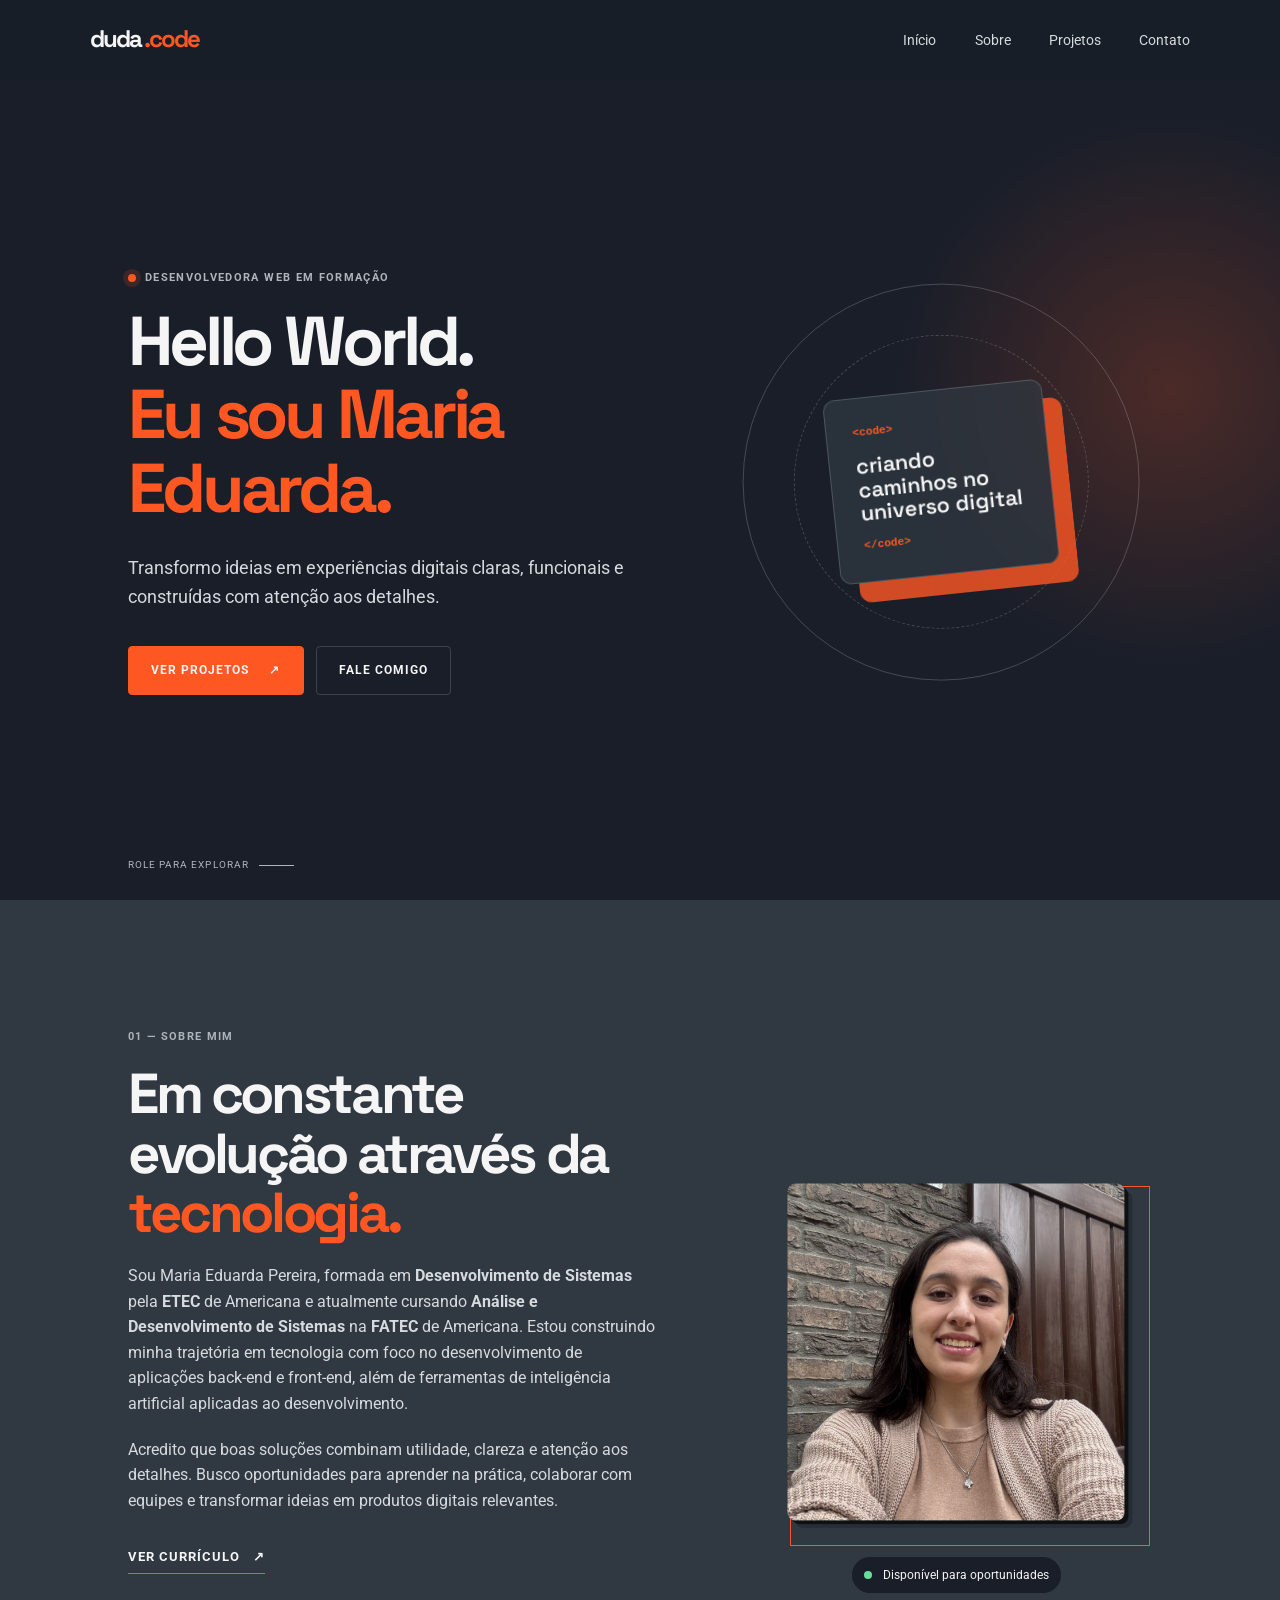
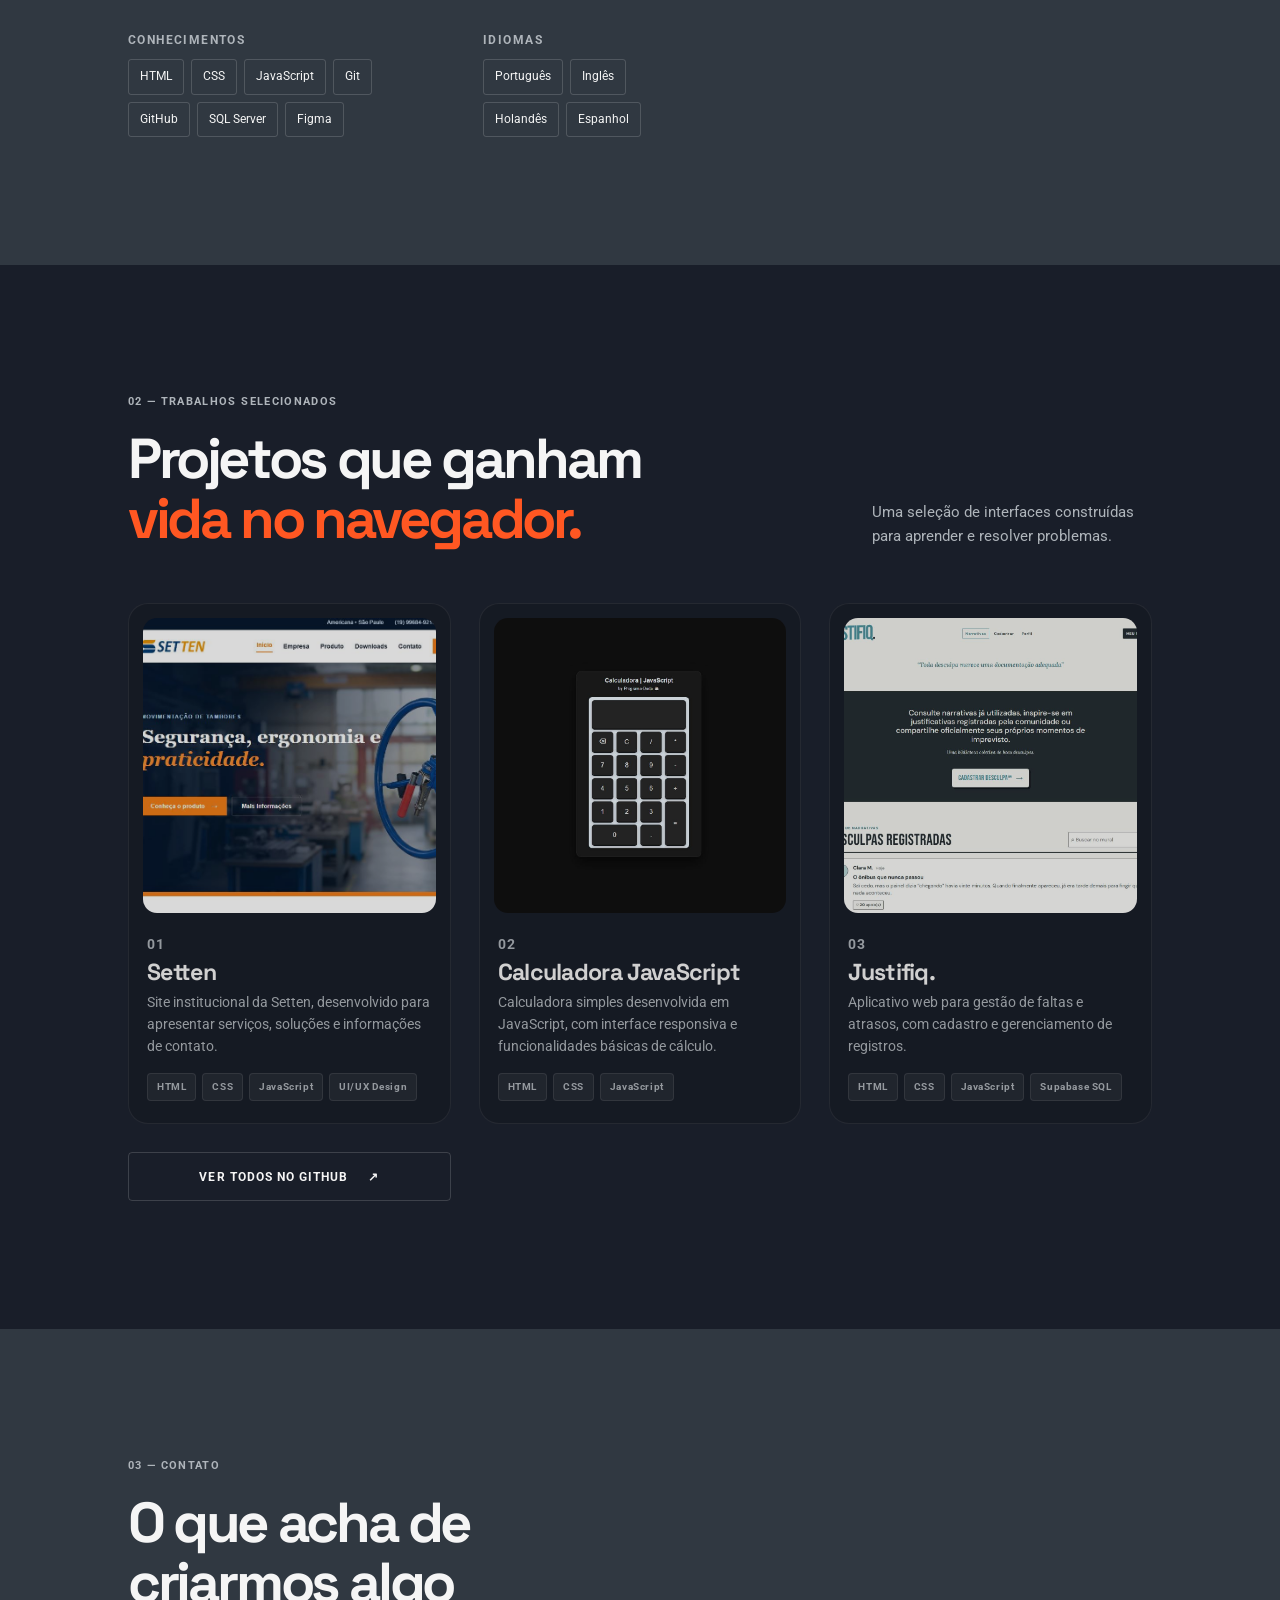
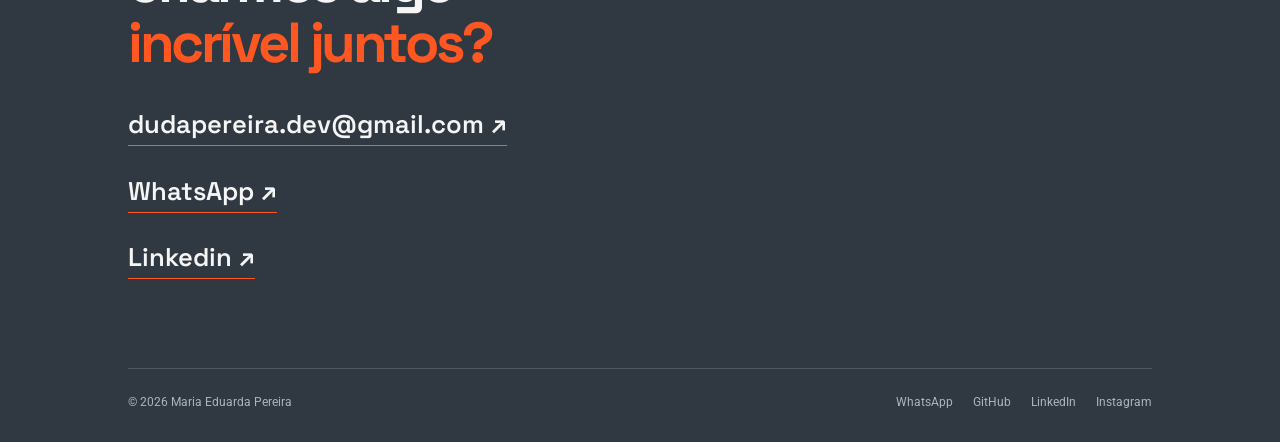
<file: index.html>
<!DOCTYPE html>
<html lang="pt-BR">

<head>
    <meta charset="UTF-8">
    <meta name="viewport" content="width=device-width, initial-scale=1.0">
    <meta name="description" content="Portfólio de Maria Eduarda Pereira, desenvolvedora web em formação.">

    <!-- Fontes utilizadas no site -->
    <link rel="preconnect" href="https://fonts.googleapis.com">
    <link rel="preconnect" href="https://fonts.gstatic.com" crossorigin>
    <link href="https://fonts.googleapis.com/css2?family=Roboto:wght@400;500;700;900&family=Space+Grotesk:wght@500;600;700&display=swap" rel="stylesheet">

    <link rel="stylesheet" href="style.css">
    <title>Maria Eduarda | Portfólio</title>
</head>

<body>

    <!------------------------------------------->
    <!-- INÍCIO HEADER -->
    <!------------------------------------------->

    <header class="nav" id="topo">
        <a class="brand" target="_blank" rel="noopener noreferrer" href="https://www.instagram.com/duda.code/">duda <span>.code</span></a>

        <!-- Botão exibido apenas em telas menores -->
        <button class="menu-toggle" type="button" aria-expanded="false" aria-controls="nav-list" aria-label="Abrir menu">
            <span></span>
            <span></span>
            <span></span>
        </button>

        <nav aria-label="Navegação principal">
            <ul class="nav-list" id="nav-list">
                <li><a href="#home">Início</a></li>
                <li><a href="#sobre">Sobre</a></li>
                <li><a href="#projetos">Projetos</a></li>
                <li><a href="#contato">Contato</a></li>
            </ul>
        </nav>
    </header>

    <main>

        <!------------------------------------------->
        <!-- INÍCIO HOME -->
        <!------------------------------------------->

        <section id="home" class="main" aria-labelledby="titulo-inicial">
            <div class="hero-content reveal">
                <p class="eyebrow"><span></span> Desenvolvedora web em formação</p>

                <h1 id="titulo-inicial">
                    Hello World.<br>
                    <strong>Eu sou Maria Eduarda.</strong>
                </h1>

                <p class="hero-text">
                    Transformo ideias em experiências digitais claras, funcionais e construídas com atenção aos detalhes.
                </p>

                <div class="hero-actions">
                    <a class="button button-primary" href="#projetos">
                        Ver projetos <span aria-hidden="true">↗</span>
                    </a>

                    <a class="button button-secondary" target="_blank" rel="noopener noreferrer" href="https://wa.me/5519991881910">
                        Fale comigo
                    </a>
                </div>
            </div>

            <!------------------------------------------->
            <!-- Elemento decorativo do início -->
            <div class="hero-art" aria-hidden="true">
                <div class="orbit orbit-one"></div>
                <div class="orbit orbit-two"></div>

                <div class="code-card">
                    <span>&lt;code&gt;</span>
                    <strong>criando caminhos no<br>universo digital</strong>
                    <span>&lt;/code&gt;</span>
                </div>
            </div>

            <a class="scroll-hint" href="#sobre">
                role para explorar <span></span>
            </a>
        </section>

        <!------------------------------------------->
        <!-- INÍCIO SOBRE -->
        <!------------------------------------------->

        <section id="sobre" class="sobre section" aria-labelledby="titulo-sobre">
            <div class="about-copy reveal">
                <p class="section-label">01 — sobre mim</p>

                <h2 id="titulo-sobre">Em constante evolução através da<br><em>tecnologia.</em></h2>

                <p>
                    Sou Maria Eduarda Pereira, formada em <b>Desenvolvimento de Sistemas</b> pela <b>ETEC</b> de Americana e 
                    atualmente cursando <b>Análise e Desenvolvimento de Sistemas</b> na <b>FATEC</b> de Americana. Estou construindo
                    minha trajetória em tecnologia com foco no desenvolvimento de aplicações back-end e front-end, 
                    além de ferramentas de inteligência artificial aplicadas ao desenvolvimento.
                </p>

                <p>
                    Acredito que boas soluções combinam utilidade, clareza e atenção aos detalhes. 
                    Busco oportunidades para aprender na prática, colaborar com equipes e transformar ideias em 
                    produtos digitais relevantes.
                </p>

                <a class="text-link" target="_blank" rel="noopener noreferrer" href="https://docs.google.com/document/d/1NYRxw0soqIEBPhY3I_xQXbbyJ_Z7n7zQ/edit?usp=sharing&ouid=110325381796916016101&rtpof=true&sd=true">
                    Ver currículo <span aria-hidden="true">↗</span>
                </a>
            </div>

            <div class="about-side reveal">
                <div class="photo-frame">
                    <img src="imagens/foto perfil.png" alt="Maria Eduarda sorrindo">
                </div>

                <p class="availability"><span></span> Disponível para oportunidades</p>
            </div>

        

        <!------------------------------------------->
        <!-- ÁREA DE SKILLS / HABILIDADES -->
        <!------------------------------------------->

        <div class="skills-area reveal">

            <!-- CONHECIMENTOS -->
            <div>
                <h3>Conhecimentos</h3>

                <ul class="skills-list">

                    <li class="skill" data-level="Avançado" data-percent="85">
                        <span>HTML</span>

                        <div class="skill-tooltip">
                            <strong>HTML</strong>
                            <span>Avançado</span>

                            <div class="skill-bar">
                                <div class="skill-progress"></div>
                            </div>
                        </div>
                    </li>

                    <li class="skill" data-level="Intermediário" data-percent="75">
                        <span>CSS</span>

                        <div class="skill-tooltip">
                            <strong>CSS</strong>
                            <span>Intermediário</span>

                            <div class="skill-bar">
                                <div class="skill-progress"></div>
                            </div>
                        </div>
                    </li>

                    <li class="skill" data-level="Intermediário" data-percent="60">
                        <span>JavaScript</span>

                        <div class="skill-tooltip">
                            <strong>JavaScript</strong>
                            <span>Intermediário</span>

                            <div class="skill-bar">
                                <div class="skill-progress"></div>
                            </div>
                        </div>
                    </li>

                    <li class="skill" data-level="Intermediário" data-percent="50">
                        <span>Git</span>

                        <div class="skill-tooltip">
                            <strong>Git</strong>
                            <span>Intermediário</span>

                            <div class="skill-bar">
                                <div class="skill-progress"></div>
                            </div>
                        </div>
                    </li>

                    <li class="skill" data-level="Intermediário" data-percent="65">
                        <span>GitHub</span>

                        <div class="skill-tooltip">
                            <strong>GitHub</strong>
                            <span>Intermediário</span>

                            <div class="skill-bar">
                                <div class="skill-progress"></div>
                            </div>
                        </div>
                    </li>

                    <li class="skill" data-level="Intermediário" data-percent="35">
                        <span>SQL Server</span>

                        <div class="skill-tooltip">
                            <strong>SQL Server</strong>
                            <span>Básico</span>

                            <div class="skill-bar">
                                <div class="skill-progress"></div>
                            </div>
                        </div>
                    </li>

                    <li class="skill" data-level="Intermediário" data-percent="65">
                        <span>Figma</span>

                        <div class="skill-tooltip">
                            <strong>Figma</strong>
                            <span>Intermediário</span>

                            <div class="skill-bar">
                                <div class="skill-progress"></div>
                            </div>
                        </div>
                    </li>

                </ul>
            </div>

            <!------------------------------------------->
            <!-- IDIOMAS -->
            <!------------------------------------------->

            <div>
                <h3>Idiomas</h3>

                <ul class="skills-list">

                    <li class="skill" data-level="Nativo" data-percent="100">
                        <span>Português</span>

                        <div class="skill-tooltip">
                            <strong>Português</strong>
                            <span>Nativo</span>

                            <div class="skill-bar">
                                <div class="skill-progress"></div>
                            </div>
                        </div>
                    </li>

                    <li class="skill" data-level="Intermediário" data-percent="85">
                        <span>Inglês</span>

                        <div class="skill-tooltip">
                            <strong>Inglês</strong>
                            <span>Avançado / C1</span>

                            <div class="skill-bar">
                                <div class="skill-progress"></div>
                            </div>
                        </div>
                    </li>

                    <li class="skill" data-level="Básico" data-percent="30">
                        <span>Holandês</span>

                        <div class="skill-tooltip">
                            <strong>Holandês</strong>
                            <span>Básico</span>

                            <div class="skill-bar">
                                <div class="skill-progress"></div>
                            </div>
                        </div>
                    </li>

                    <li class="skill" data-level="Básico" data-percent="15">
                        <span>Espanhol</span>

                        <div class="skill-tooltip">
                            <strong>Espanhol</strong>
                            <span>Básico</span>

                            <div class="skill-bar">
                                <div class="skill-progress"></div>
                            </div>
                        </div>
                    </li>

                </ul>
            </div>

        </div>
        </section>

        <!------------------------------------------->
        <!-- INÍCIO PROJETOS -->
        <!------------------------------------------->

        <section id="projetos" class="projetos section" aria-labelledby="titulo-projetos">
            <div class="section-heading reveal">
                <div>
                    <p class="section-label">02 — trabalhos selecionados</p>
                    <h2 id="titulo-projetos">Projetos que ganham<br><em>vida no navegador.</em></h2>
                </div>

                <p>
                    Uma seleção de interfaces construídas para aprender e resolver problemas.
                </p>
            </div>


            <!------------------------------------------->
            <!-- Cards de Projetos -->
            <!------------------------------------------->
            <div class="lista-projetos">


                <!------------------------------------------->
                <!-- CARD N1 -->
                <!------------------------------------------->
                <article class="card reveal">
                    <div class="project-image">
                        <img src="imagens/setten.jpg" alt="Projeto Setten">

                        <div class="project-actions">

                            <a
                                class="project-button project-button-primary"
                                target="_blank"
                                rel="noopener noreferrer"
                                href="https://setten.vercel.app/"
                            >
                                Ver projeto ↗
                            </a>

                            <a
                                class="project-button project-button-code"
                                target="_blank"
                                rel="noopener noreferrer"
                                href="https://github.com/Programa-Duda/Setten"
                            >
                                Ver código ↗
                            </a>

                        </div>
                    </div>

                    <div class="card-text">

                        <p class="project-number">01</p>

                        <h3>Setten</h3>

                        <p>
                            Site institucional da Setten, desenvolvido para apresentar serviços, soluções e informações de contato.

                        </p>

                        <div class="project-tech">
                            <span>HTML</span>
                            <span>CSS</span>
                            <span>JavaScript</span>
                            <span>UI/UX Design</span>
                        </div>

                    </div>

                </article>

                <!------------------------------------------->
                <!-- CARD N2 -->
                <!------------------------------------------->
                <article class="card reveal">
                    <div class="project-image">
                        <img src="imagens/calc.JPG" alt="Projeto Calculadora JavaScript">

                        <div class="project-actions">

                            <a
                                class="project-button project-button-primary"
                                target="_blank"
                                rel="noopener noreferrer"
                                href="https://calculadora-javascript-theta-ecru.vercel.app/"
                            >
                                Ver projeto ↗
                            </a>

                            <a
                                class="project-button project-button-code"
                                target="_blank"
                                rel="noopener noreferrer"
                                href="https://github.com/Programa-Duda/Calculadora-Javascript"
                            >
                                Ver código ↗
                            </a>

                        </div>
                    </div>

                    <div class="card-text">

                        <p class="project-number">02</p>

                        <h3>Calculadora JavaScript</h3>

                        <p>
                            Calculadora simples desenvolvida em JavaScript, com interface responsiva e funcionalidades básicas de cálculo.
                        </p>

                        <div class="project-tech">
                            <span>HTML</span>
                            <span>CSS</span>
                            <span>JavaScript</span>
                        </div>

                    </div>

                </article>

                <!------------------------------------------->
                <!-- CARD N3 -->
                <!------------------------------------------->
                <article class="card card-coming-soon reveal">

                    <div class="project-image">
                        <img src="imagens/Justifiq.JPG" alt="Prévia do projeto Justifiq">

                        <!-- Botão EM BREVE quando quiser usar-->
                        <div class="project-actions">

                            <span class="project-button project-button-coming-soon">
                                Em breve
                            </span>

                        </div>

                    </div>

                    <div class="card-text">

                        <p class="project-number">03</p>

                        <h3>Justifiq.</h3>

                        <p>
                            Aplicativo web para gestão de faltas e atrasos, com cadastro e gerenciamento de registros.

                        </p>

                        <div class="project-tech">
                            <span>HTML</span>
                            <span>CSS</span>
                            <span>JavaScript</span>
                            <span>Supabase SQL</span>
                        </div>

                    </div>

                </article>

                <!------------------------------------------->
                <!-- CARD N4 -->
                <!------------------------------------------->
                <!-- <article class="card card-coming-soon reveal">

                    <div class="project-image">
                        <img src="imagens/no-project1.png" alt="Prévia do projeto Justifiq">

                        <!-- Botão EM BREVE quando quiser usar-->
<!--                         <div class="project-actions">

                            <span class="project-button project-button-coming-soon">
                                Em breve
                            </span>

                        </div>

                    </div>

                    <div class="card-text">

                        <p class="project-number">04</p>

                        <h3>Justifiq.</h3>

                        <p>
                            teste teste teste
                        </p>

                        <div class="project-tech">
                            <span>HTML</span>
                            <span>CSS</span>
                            <span>JavaScript</span>
                        </div>

                    </div>

                </article>  -->

                <!------------------------------------------->
                <!-- CARD N5 -->
                <!------------------------------------------->
                <!-- <article class="card card-coming-soon reveal">

                    <div class="project-image">
                        <img src="imagens/no-project1.png" alt="Prévia do projeto Justifiq">

                        <!-- Botão EM BREVE quando quiser usar-->
                        <!-- <div class="project-actions">

                            <span class="project-button project-button-coming-soon">
                                Em breve
                            </span>

                        </div>

                    </div>

                    <div class="card-text">

                        <p class="project-number">05</p>

                        <h3>Justifiq.</h3>

                        <p>
                            teste teste teste
                        </p>

                        <div class="project-tech">
                            <span>HTML</span>
                            <span>CSS</span>
                            <span>JavaScript</span>
                        </div>

                    </div>

                </article>
 -->

                <!------------------------------------------->
                <!-- CARD N6 -->
                <!------------------------------------------->
               <!--  <article class="card card-coming-soon reveal">

                    <div class="project-image">
                        <img src="imagens/no-project1.png" alt="Prévia do projeto Justifiq">

                        <!-- Botão EM BREVE quando quiser usar-->
                        <!-- <div class="project-actions">

                            <span class="project-button project-button-coming-soon">
                                Em breve
                            </span>

                        </div>

                    </div>

                    <div class="card-text">

                        <p class="project-number">06</p>

                        <h3>Justifiq.</h3>

                        <p>
                            teste teste teste
                        </p>

                        <div class="project-tech">
                            <span>HTML</span>
                            <span>CSS</span>
                            <span>JavaScript</span>
                        </div>

                    </div>

                </article> -->

            <!-- FIM CARDS -->
            <!------------------------------------------->


            <a class="button button-secondary all-projects reveal" target="_blank" rel="noopener noreferrer" href="https://github.com/Programa-Duda">
                Ver todos no GitHub <span aria-hidden="true">↗</span>
            </a>
        </section>
    </main>


    <!------------------------------------------->
    <!-- INÍCIO RODAPÉ / CONTATO -->
    <!------------------------------------------->

    <footer id="contato" class="rodape">
        <div>
            <p class="section-label">03 — contato</p>
            <h2>O que acha de <br>criarmos algo<br><em>incrível juntos?</em></h2>

            <a class="email-link" target="_blank"  rel="noopener noreferrer" href="mailto:dudapereira.dev@gmail.com">
                dudapereira.dev@gmail.com <span>↗</span>
            </a><br><br>
            <a class="email-link" target="_blank"  rel="noopener noreferrer" href="https://wa.me/5519991881910">
                WhatsApp <span>↗</span>
            </a><br><br>
            <a class="email-link" target="_blank" href="https://www.linkedin.com/in/maria-eduarda-pereira-a6b005344/">
                Linkedin <span>↗</span>
            </a>
        </div>

        <div class="footer-bottom">
            <p>© <span id="year"></span> Maria Eduarda Pereira</p>

            <div class="social-links">
                <a target="_blank" rel="noopener noreferrer" href="https://wa.me/5519991881910">WhatsApp</a>
                <a target="_blank" rel="noopener noreferrer" href="https://github.com/Programa-Duda">GitHub</a>
                <a target="_blank" rel="noopener noreferrer" href="https://www.linkedin.com/in/maria-eduarda-pereira-a6b005344/">LinkedIn</a>
                <a target="_blank" rel="noopener noreferrer" href="https://www.instagram.com/duda.code/">Instagram</a>
            </div>
        </div>
    </footer>


    <!------------------------------------------->
    <!-- JAVASCRIPT LINK -->
    <script src="script.js"></script>

</body>

</html>
</file>
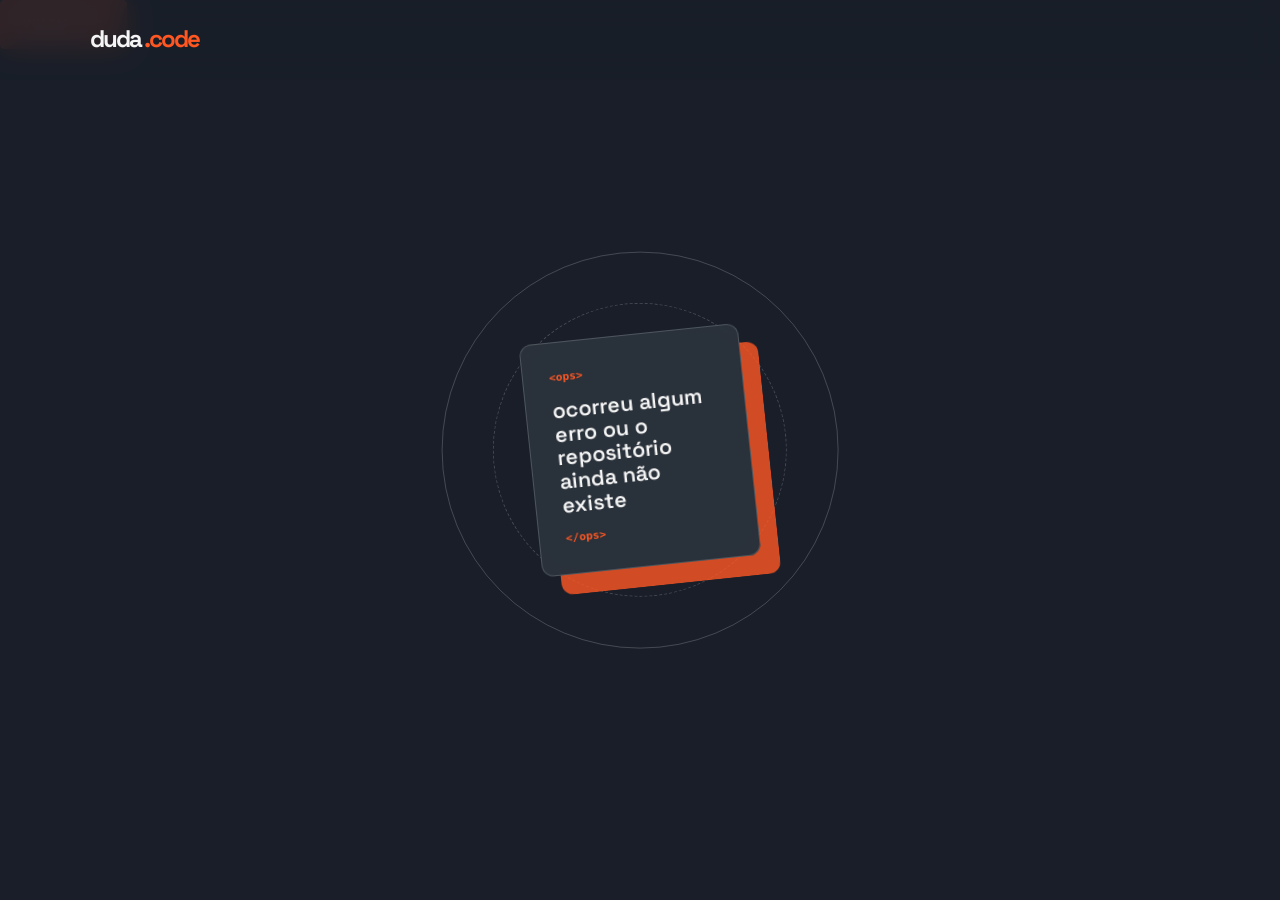
<file: erro.html>
<!DOCTYPE html>
<html lang="pt-BR">

<head>
    <meta charset="UTF-8">
    <meta name="viewport" content="width=device-width, initial-scale=1.0">
    <meta name="description" content="Portfólio de Maria Eduarda Pereira, desenvolvedora web em formação.">

    <!-- Fontes utilizadas no site -->
    <link rel="preconnect" href="https://fonts.googleapis.com">
    <link rel="preconnect" href="https://fonts.gstatic.com" crossorigin>
    <link href="https://fonts.googleapis.com/css2?family=Roboto:wght@400;500;700;900&family=Space+Grotesk:wght@500;600;700&display=swap" rel="stylesheet">

    <link rel="stylesheet" href="style.css">
    <title>Maria Eduarda | Portfólio</title>
</head>

<body>

    <!-- INÍCIO HEADER -->
    <header class="nav" id="topo">
        <a class="brand" target="_blank" rel="noopener noreferrer" href="https://www.instagram.com/duda.code/">duda <span>.code</span></a>
    </header>

    <main>


            <!-- Elemento decorativo erro -->
                <div class="orbit orbit-one"></div>
                <div class="orbit orbit-two"></div>

                <div class="code-card">
                    <span>&lt;ops&gt;</span>
                    <strong>ocorreu algum<br>erro ou o repositório ainda não existe</strong>
                    <span>&lt;/ops&gt;</span>
                </div>

                <div class="give-me-some-space-error">
                    <a class="button button-primary" href="index.html">
                        Voltar <span aria-hidden="true">↗</span>
                    </a>
                </div>


        </section>

    </main>

</body>
</file>
<file: style.css>
/* == INÍCIO DESIGN GERAL == */

:root {
    --cor-fundo: #191e29;
    --cor-superficie: #303841;
    --cor-texto: #f5f5f5;
    --cor-destaque: #ff5722;
    --cor-texto-suave: #aeb4ba;
    --cor-linha: rgba(245, 245, 245, 0.16);
}

* {
    margin: 0;
    padding: 0;
    box-sizing: border-box;
}

html {
    scroll-behavior: smooth;
    scroll-padding-top: 80px;
    width: 100%;
    overflow-x: clip;
}

body {
    background-color: var(--cor-fundo);
    color: var(--cor-texto);
    font-family: 'Roboto', sans-serif;
    line-height: 1.6;
    width: 100%;
    overflow-x: clip;
}

a {
    color: inherit;
    text-decoration: none;
}

button {
    font: inherit;
}

h1,
h2,
h3 {
    font-family: 'Space Grotesk', sans-serif;
    line-height: 1.06;
}

em,
.brand span {
    color: var(--cor-destaque);
    font-style: normal;
}

/* ====================== */


/* ==== INÍCIO HEADER ==== */

.nav {
    width: 100%;
    height: 80px;
    padding: 0 clamp(24px, 7vw, 110px);
    background-color: rgba(25, 30, 41, 0.9);
    backdrop-filter: blur(14px);
    border-bottom: 1px solid transparent;
    display: flex;
    align-items: center;
    justify-content: space-between;
    position: fixed;
    inset: 0 0 auto;
    z-index: 9;
    transition: transform 0.35s ease, border-color 0.35s ease;
}

.nav.scrolled {
    border-color: var(--cor-linha);
}

.nav.hidden {
    transform: translateY(-100%);
}

.brand {
    font-family: 'Space Grotesk', sans-serif;
    font-size: 1.5rem;
    font-weight: 700;
    letter-spacing: -0.08em;
}

.nav-list {
    display: flex;
    gap: clamp(18px, 3vw, 40px);
    list-style: none;
}

.nav-list a {
    color: #d7dade;
    font-size: 0.87rem;
    padding: 0.5rem 0;
    position: relative;
}

.nav-list a::after {
    width: 0;
    height: 2px;
    background-color: var(--cor-destaque);
    content: '';
    position: absolute;
    bottom: 0;
    left: 0;
    transition: width 0.25s ease;
}

.nav-list a:hover::after,
.nav-list a:focus-visible::after {
    width: 100%;
}

.menu-toggle {
    display: none;
    background: transparent;
    border: 0;
    cursor: pointer;
}

.menu-toggle span {
    width: 25px;
    height: 2px;
    margin: 5px;
    background-color: var(--cor-texto);
    display: block;
}

/* ====================== */


/* ==== INÍCIO MAIN / HOME ==== */

.main {
    min-height: 100svh;
    padding: 140px clamp(24px, 10vw, 160px) 76px;
    display: grid;
    grid-template-columns: 1.15fr 0.85fr;
    align-items: center;
    gap: 2rem;
    isolation: isolate;
    overflow: hidden;
    position: relative;
}

/* Luz decorativa no fundo do início. */
.main::before {
    width: 600px;
    height: 600px;
    background: radial-gradient(circle, rgba(255, 87, 34, 0.22), transparent 65%);
    border-radius: 50%;
    content: '';
    position: absolute;
    top: 10%;
    right: -190px;
    z-index: -1;
}

.eyebrow,
.section-label {
    color: var(--cor-texto-suave);
    font-size: 0.7rem;
    font-weight: 700;
    letter-spacing: 0.12em;
    text-transform: uppercase;
}

.eyebrow {
    margin-bottom: 18px;
    display: flex;
    align-items: center;
    gap: 9px;
}

.eyebrow span {
    width: 8px;
    height: 8px;
    background-color: var(--cor-destaque);
    border-radius: 50%;
    box-shadow: 0 0 0 5px rgba(255, 87, 34, 0.15);
}

.main h1 {
    max-width: 800px;
    font-size: clamp(2.9rem, 5.4vw, 5.4rem);
    letter-spacing: -0.06em;
}

.main h1 strong {
    color: var(--cor-destaque);
    font-weight: 700;
}

.hero-text {
    max-width: 520px;
    margin: 28px 0 34px;
    color: #d5d8dc;
    font-size: clamp(1rem, 1.5vw, 1.15rem);
}

.hero-actions {
    display: flex;
    flex-wrap: wrap;
    gap: 12px;
}

/* Botões reutilizados no início e na seção de projetos. */
.button {
    min-height: 49px;
    padding: 0 22px;
    border: 1px solid var(--cor-linha);
    border-radius: 4px;
    display: inline-flex;
    align-items: center;
    justify-content: center;
    gap: 20px;
    font-size: 0.72rem;
    font-weight: 700;
    letter-spacing: 0.09em;
    text-transform: uppercase;
    transition: transform 0.25s, background 0.25s, border 0.25s;
}

.button:hover {
    transform: translateY(-3px);
}

.button-primary {
    background-color: var(--cor-destaque);
    border-color: var(--cor-destaque);
}

.button-primary:hover {
    background-color: #ff6b3d;
}

.button-secondary:hover {
    background-color: rgba(255, 255, 255, 0.06);
    border-color: var(--cor-texto);
}

.hero-art {
    min-height: 410px;
    position: relative;
}

.orbit {
    border: 1px solid rgba(245, 245, 245, 0.2);
    border-radius: 50%;
    position: absolute;
    top: 50%;
    left: 50%;
    transform: translate(-50%, -50%);
}

.orbit-one {
    width: min(31vw, 410px);
    height: min(31vw, 410px);
}

.orbit-two {
    width: min(23vw, 300px);
    height: min(23vw, 300px);
    border-style: dashed;
    animation: girar 25s linear infinite;
}

.code-card {
    width: 220px;
    padding: 26px;
    background-color: rgba(48, 56, 65, 0.72);
    border: 1px solid rgba(245, 245, 245, 0.18);
    border-radius: 12px;
    box-shadow: 18px 20px 0 rgba(255, 87, 34, 0.8);
    backdrop-filter: blur(5px);
    display: grid;
    gap: 12px;
    position: absolute;
    top: 50%;
    left: 50%;
    transform: translate(-50%, -50%) rotate(-6deg);
}

.code-card span {
    color: var(--cor-destaque);
    font-family: monospace;
    font-size: 0.7rem;
    font-weight: 700;
}

.code-card strong {
    font-family: 'Space Grotesk', sans-serif;
    font-size: 1.35rem;
    font-weight: 600;
    line-height: 1.1;
}

.scroll-hint {
    color: var(--cor-texto-suave);
    font-size: 0.65rem;
    letter-spacing: 0.1em;
    text-transform: uppercase;
    display: flex;
    align-items: center;
    gap: 10px;
    position: absolute;
    bottom: 26px;
    left: clamp(24px, 10vw, 160px);
}

.scroll-hint span {
    width: 35px;
    height: 1px;
    background-color: var(--cor-texto-suave);
    display: block;
}

/* ====================== */


/* ==== INÍCIO SOBRE ==== */

.section {
    padding: clamp(80px, 10vw, 150px) clamp(24px, 10vw, 160px);
}

.sobre {
    background-color: var(--cor-superficie);
    display: grid;
    grid-template-areas:
        'copy photo'
        'skills photo';
    grid-template-columns: 1.15fr 0.85fr;
    align-items: center;
    gap: 60px clamp(40px, 8vw, 130px);
}

.about-copy {
    grid-area: copy;
}

.section-label {
    margin-bottom: 18px;
}

.sobre h2,
.projetos h2,
.rodape h2 {
    font-size: clamp(2.3rem, 4.4vw, 4.6rem);
    letter-spacing: -0.06em;
}

.about-copy > p:not(.section-label) {
    max-width: 650px;
    margin-top: 20px;
    color: #d7dade;
}

.text-link {
    margin-top: 34px;
    padding-bottom: 5px;
    border-bottom: 1px solid var(--cor-destaque);
    display: inline-flex;
    align-items: center;
    gap: 13px;
    font-size: 0.8rem;
    font-weight: 700;
    letter-spacing: 0.08em;
    text-transform: uppercase;
}

.text-link:hover {
    color: var(--cor-destaque);
}

.about-side {
    grid-area: photo;
    text-align: center;
}

.photo-frame {
    width: min(100%, 360px);
    margin: auto;
    position: relative;
}

.photo-frame::after {
    border: 1px solid var(--cor-destaque);
    content: '';
    position: absolute;
    inset: 14px -14px -14px 14px;
    z-index: 0;
}

.photo-frame img {
    width: 100%;
    display: block;
    filter: grayscale(20%);
    position: relative;
    z-index: 1;
}

.availability {
    width: max-content;
    margin: 25px auto 0;
    padding: 9px 12px;
    background-color: var(--cor-fundo);
    border-radius: 99px;
    font-size: 0.72rem;
}

.availability span {
    width: 8px;
    height: 8px;
    margin-right: 8px;
    background-color: #66df9c;
    border-radius: 50%;
    display: inline-block;
}

.skills-area {
    grid-area: skills;
    width: 100%;
    display: flex;
    gap: clamp(26px, 8vw, 90px);
}

.skills-area h3 {
    margin-bottom: 13px;
    color: var(--cor-texto-suave);
    font-family: 'Roboto', sans-serif;
    font-size: 0.73rem;
    font-weight: 700;
    letter-spacing: 0.12em;
    text-transform: uppercase;
}

.skills-list {
    display: flex;
    flex-wrap: wrap;
    gap: 7px;
    list-style: none;
}


/* ==== SKILLS COM HOVER ==== */

.skills-list li.skill {
    padding: 7px 11px;
    border: 1px solid var(--cor-linha);
    border-radius: 3px;
    font-size: 0.76rem;

    position: relative;
    cursor: pointer;

    transition:
        color 0.25s ease,
        background-color 0.25s ease,
        border-color 0.25s ease,
        transform 0.25s ease;
}

/* Efeito quando passa o mouse na skill */
.skills-list li.skill:hover {
    color: var(--cor-texto);
    background-color: rgba(255, 87, 34, 0.12);
    border-color: var(--cor-destaque);
    transform: translateY(-2px);
}


/* ==== CAIXINHA DO NÍVEL ==== */

.skill-tooltip {
    width: 190px;
    padding: 15px;

    background-color: var(--cor-fundo);
    border: 1px solid var(--cor-destaque);
    border-radius: 8px;

    box-shadow:
        0 12px 30px rgba(0, 0, 0, 0.35);

    position: absolute;

    left: 50%;
    bottom: calc(100% + 12px);

    transform: translateX(-50%) translateY(8px);

    opacity: 0;
    visibility: hidden;

    pointer-events: none;

    z-index: 20;

    transition:
        opacity 0.25s ease,
        transform 0.25s ease,
        visibility 0.25s ease;
}


/* Pequena setinha da tooltip */
.skill-tooltip::after {
    width: 10px;
    height: 10px;

    background-color: var(--cor-fundo);
    border-right: 1px solid var(--cor-destaque);
    border-bottom: 1px solid var(--cor-destaque);

    content: '';

    position: absolute;

    left: 50%;
    bottom: -6px;

    transform: translateX(-50%) rotate(45deg);
}


/* Nome da tecnologia */
.skill-tooltip strong {
    display: block;

    margin-bottom: 3px;

    color: var(--cor-texto);

    font-family: 'Space Grotesk', sans-serif;
    font-size: 0.95rem;
}


/* Nível */
.skill-tooltip > span {
    display: block;

    margin-bottom: 10px;

    color: var(--cor-destaque);

    font-size: 0.7rem;
    font-weight: 700;

    text-transform: uppercase;
    letter-spacing: 0.08em;
}


/* ==== BARRA DE PROGRESSO ==== */

.skill-bar {
    width: 100%;
    height: 5px;

    overflow: hidden;

    background-color: rgba(245, 245, 245, 0.12);
    border-radius: 10px;
}


.skill-progress {
    width: 0;
    height: 100%;

    background-color: var(--cor-destaque);
    border-radius: inherit;

    transition: width 0.5s ease;
}


/* Mostra a tooltip SOMENTE quando
   o mouse está naquela skill */
.skills-list li.skill:hover .skill-tooltip,
.skills-list li.skill:focus-within .skill-tooltip {
    opacity: 1;
    visibility: visible;

    transform: translateX(-50%) translateY(0);
}


/* ============================= */
/* RESPONSIVIDADE DAS TOOLTIPS */
/* ============================= */

@media (max-width: 600px) {

    .skill-tooltip {
        width: 170px;

        left: 0;
        bottom: calc(100% + 10px);

        transform: translateY(8px);
    }

    .skills-list li.skill:hover .skill-tooltip,
    .skills-list li.skill:focus-within .skill-tooltip {
        transform: translateY(0);
    }

    .skill-tooltip::after {
        left: 25px;
        transform: rotate(45deg);
    }
}

/* ====================== */


/* ==== INÍCIO PROJETOS ==== */

.projetos {
    background-color: var(--cor-fundo);
}

.section-heading {
    margin-bottom: 55px;
    display: flex;
    align-items: end;
    justify-content: space-between;
    gap: 2rem;
}

.section-heading > p {
    max-width: 280px;
    color: var(--cor-texto-suave);
    font-size: 0.92rem;
}


/* =========================================
   CARDS DE PROJETOS
   ========================================= */

.lista-projetos {
    display: grid;
    grid-template-columns: repeat(3, 1fr);
    gap: 28px;
}


/* CARD */

.card {
    min-width: 0;
    padding: 14px;
    background-color: var(--cor-fundo);
    border: 1px solid rgba(245, 245, 245, 0.08);
    border-radius: 20px;
    overflow: hidden;
    filter: brightness(0.85);
    cursor: default;
    transition:
        transform 5s cubic-bezier(0.22, 1, 0.36, 1),
        border-color 0.35s ease,
        box-shadow 0.35s ease;
}


/* Elevação suave do card */

.card.reveal.visible:not(.card-coming-soon):hover {
    transform: scale(1.025) translateY(-5px);
    border-color: rgba(255, 87, 34, 0.4);
    filter: brightness(1);
    box-shadow: 
        0 20px 45px rgba(0, 0, 0, 0.30);
}


/* =========================================
   IMAGEM PROJETOS
   ========================================= */

.project-image {
    height: clamp(215px, 23vw, 320px);
    background-color: var(--cor-fundo);
    display: block;
    overflow: hidden;
    position: relative;
    border-radius: 14px;
}


/* Imagem */

.project-image img {
    width: 100%;
    height: 100%;
    object-fit: cover;
    transition: filter 0.55s ease;
}


/* Clareia a imagem no hover do card */
.card:not(.card-coming-soon):hover .project-image img {
    filter: brightness(1);
}


/* =========================================
   BOTÕES SOBRE A IMAGEM - PROJETOS
   ========================================= */

.project-actions {
    display: flex;
    gap: 8px;
    position: absolute;
    left: 18px;
    bottom: 18px;
    opacity: 0;
    transform: translateY(10px);
    transition:
        opacity 5s ease, 
        transform 0.55s cubic-bezier(0.22, 1, 0.36, 1);
}


/* Mostrar os botões */

.card:hover .project-actions {
    opacity: 1;
    transform: translateY(0);
}


/* Botões */

.project-button {
    padding: 9px 13px;
    font-size: 0.64rem;
    font-weight: 700;
    letter-spacing: 0.07em;
    text-transform: uppercase;
    cursor: pointer;
}


/* Ver projeto */

.project-button-primary {
    background-color: var(--cor-destaque);
    border: 1px solid var(--cor-destaque);
    color: var(--cor-texto);
}


/* Ver código */

.project-button-code {
    background-color: rgba(48, 56, 65, 0.92);
    border: 1px solid rgba(245, 245, 245, 0.20);
    color: var(--cor-texto);
}


.project-button-primary:hover {
    background-color: #ff6b3d;
    border-color: #ff6b3d;
}


.project-button-code:hover {
    background-color: #4a535d;
    border-color: #68727c;
}


/* =========================================
   TEXTO DO CARD - PROJETOS
   ========================================= */

.card-text {
    padding: 20px 4px 8px;
}


.project-number {
    margin-bottom: 5px;
    color: var(--cor-destaque);
    font-size: 0.68rem;
    font-weight: 700;
    letter-spacing: 0.08em;
}


.card h3 {
    margin: 4px 0 7px;
    font-size: 1.45rem;
    letter-spacing: -0.03em;
}


.card-text p {
    color: var(--cor-texto-suave);
    font-size: 0.86rem;
}

/* =========================================
   TECNOLOGIAS DOS PROJETOS
   ========================================= */

.project-tech {
    display: flex;
    flex-wrap: wrap;
    gap: 6px;
    margin-top: 16px;
}


/* Cada tecnologia */

.project-tech span {
    padding: 5px 9px;
    background-color: rgba(245, 245, 245, 0.06);
    border: 1px solid rgba(245, 245, 245, 0.10);
    border-radius: 4px;
    color: var(--cor-texto-suave);
    font-size: 0.62rem;
    font-weight: 700;
    letter-spacing: 0.06em;

}


/* Hover individual da tecnologia */

.project-tech span:hover {
    background-color: rgba(214, 214, 214, 0.12);
    border-color: rgba(214, 214, 214, 0.12);
    color: var(--cor-texto);
    cursor: default;
}

/* =========================================
   CARDS EM BREVE - PROJETOS
   ========================================= */

.card-coming-soon:hover {
    transform: none;
    box-shadow: none;
    border-color: rgba(190, 190, 190, 0.4);
}

.card-coming-soon:hover .project-image img {
    filter: none;
}

.project-button-coming-soon {
    display: inline-block;
    background-color: #59636d;
    border: 1px solid #59636d;
    color: var(--cor-texto);
    cursor: default;
}

/* ====================== */


/* ==== INÍCIO RODAPÉ ==== */

.rodape {
    padding: clamp(70px, 10vw, 140px) clamp(24px, 10vw, 160px) 30px;
    background-color: var(--cor-superficie);
}

.rodape h2 {
    margin-bottom: 32px;
}

.email-link {
    padding-bottom: 5px;
    border-bottom: 1px solid var(--cor-destaque);
    font-family: 'Space Grotesk', sans-serif;
    font-size: clamp(1.05rem, 2vw, 1.7rem);
    font-weight: 600;
}

.email-link:hover {
    color: var(--cor-destaque);
}

.footer-bottom {
    margin-top: 90px;
    padding-top: 24px;
    border-top: 1px solid var(--cor-linha);
    color: var(--cor-texto-suave);
    display: flex;
    justify-content: space-between;
    gap: 20px;
    font-size: 0.74rem;
}

.social-links {
    display: flex;
    flex-wrap: wrap;
    gap: 20px;
}

.social-links a:hover {
    color: var(--cor-texto);
}

/* ====================== */


/* ==== ANIMAÇÕES ==== */

.reveal {
    opacity: 0;
    transform: translateY(20px);
    transition: opacity 0.7s ease, transform 0.7s ease;
}

.reveal.visible {
    opacity: 1;
    transform: translateY(0);
}

.card.reveal.visible {
    opacity: 1;
    transform: none;
}

.card.reveal.visible:hover {
    transform: scale(1.02) translateY(-4px);
}

@keyframes girar {
    to {
        transform: translate(-50%, -50%) rotate(360deg);
    }
}

/* ======================== */
/* ==== RESPONSIVIDADE ==== */
/* ======================== */

@media (max-width: 1000px) {
    .main {
        padding-top: 140px;
        grid-template-columns: 1fr;
    }

    .hero-art {
        display: none;
    }

    .sobre {
        grid-template-areas:
            'copy'
            'photo'
            'skills';
        grid-template-columns: 1fr;
        gap: 50px;
    }

    .photo-frame {
        width: min(80%, 360px);
    }

    .lista-projetos {
        grid-template-columns: repeat(2, 1fr);
    }

    .section-heading {
        flex-direction: column;
        align-items: start;
    }

    .footer-bottom {
        margin-top: 65px;
        flex-direction: column;
    }

    .project-button {
    display: inline-block;
    background-color: #59636d;
    border: 1px solid #59636d;
    color: var(--cor-texto);
    cursor: default;
    }

}

@media (max-width: 750px) {
    .nav {
        height: 68px;
        padding: 0 24px;
    }

    .menu-toggle {
        display: block;
        z-index: 2;
    }

    .nav-list {
        padding: 20px 24px 24px;
        background-color: var(--cor-fundo);
        border-bottom: 1px solid var(--cor-linha);
        display: grid;
        gap: 16px;
        opacity: 0;
        pointer-events: none;
        position: absolute;
        top: 68px;
        right: 0;
        left: 0;
        transform: translateY(-130%);
        transition: 0.3s;
    }

    .nav-list.open {
        opacity: 1;
        pointer-events: auto;
        transform: none;
    }

    .main {
        min-height: 100svh;
        padding: 115px 24px 76px;
    }

    .scroll-hint {
        left: 24px;
    }

    .hero-actions .button {
        width: 100%;
    }

    .section {
        padding: 78px 24px;
    }

    .sobre h2,
    .projetos h2,
    .rodape h2 {
        font-size: clamp(2.1rem, 11vw, 3.2rem);
    }

    .skills-area {
        flex-direction: column;
        gap: 28px;
    }

    .lista-projetos {
        grid-template-columns: 1fr;
        gap: 38px;
    }

    .project-image {
        height: 245px;
    }

    .footer-bottom {
        font-size: 0.7rem;
    }

    .social-links {
        gap: 14px;
    }
}

/* Remove animações quando a pessoa usa essa preferência no sistema. */
@media (prefers-reduced-motion: reduce) {
    *,
    *::before,
    *::after {
        scroll-behavior: auto !important;
        animation-duration: 0.01ms !important;
        transition-duration: 0.01ms !important;
    }

    .reveal {
        opacity: 1;
        transform: none;
    }
}
</file>
